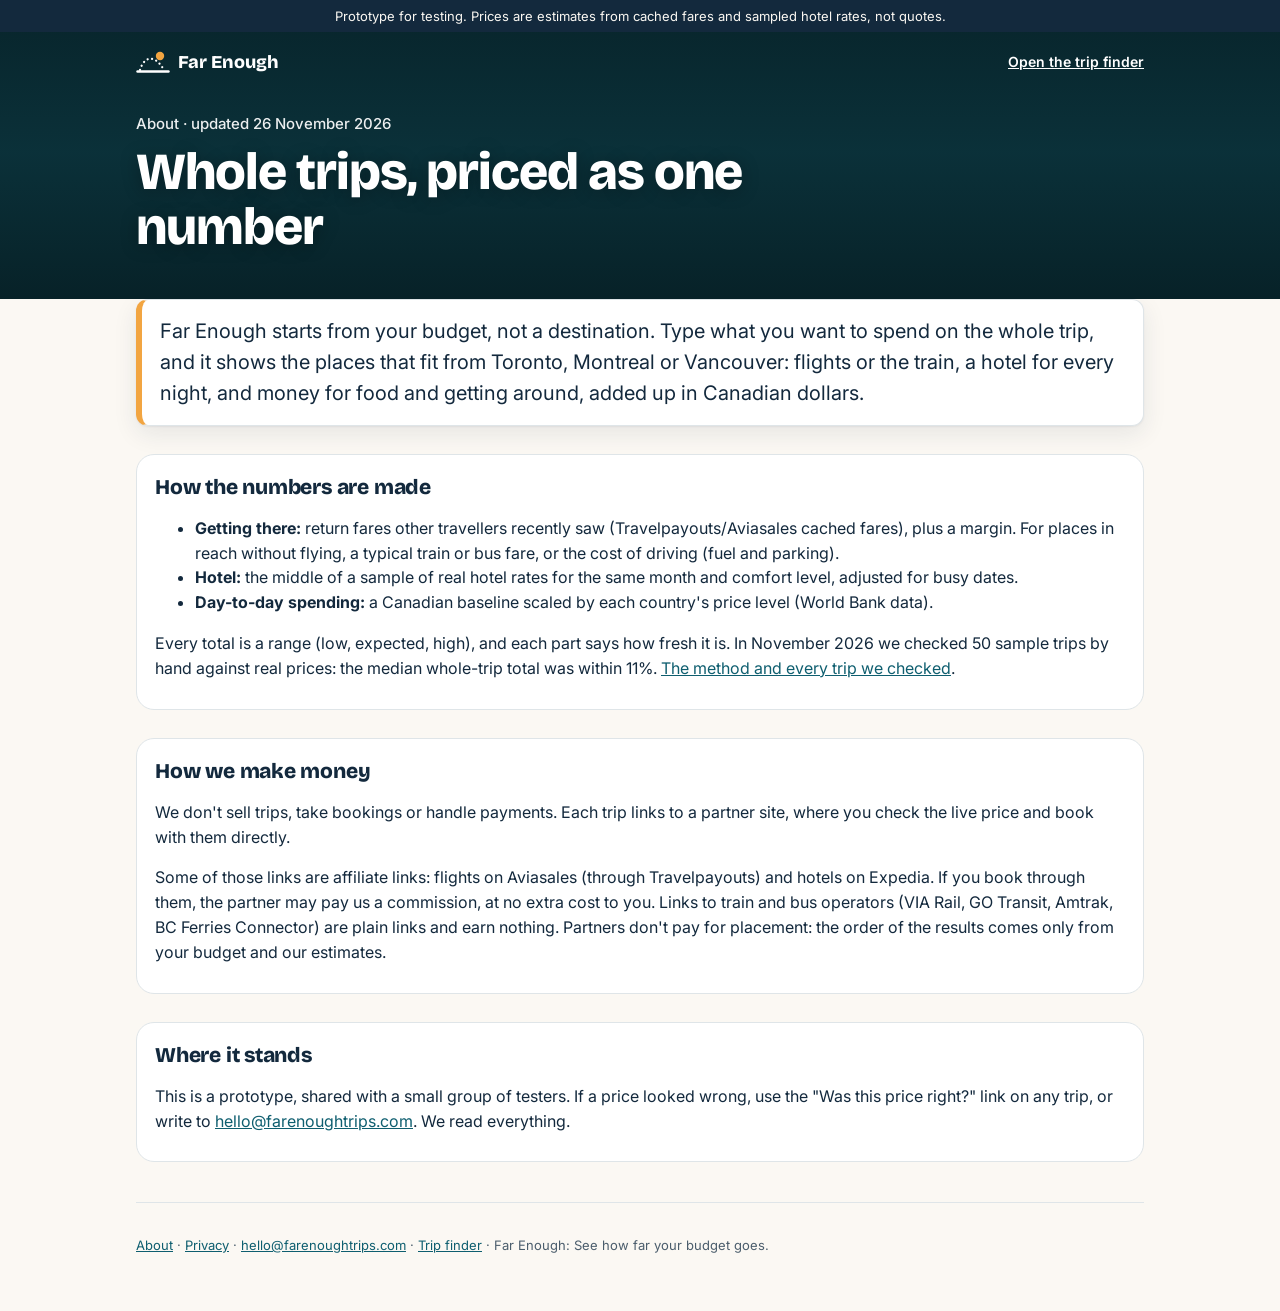
<file: site/about/index.html>
<!doctype html>
<html lang="en-CA">
<head>
<meta charset="utf-8">
<meta name="viewport" content="width=device-width, initial-scale=1">
<meta name="robots" content="noindex, follow">
<meta name="description" content="What Far Enough is, how the whole-trip estimates are made, and how the site makes money.">
<meta name="color-scheme" content="light dark">
<title>About Far Enough</title>
<link rel="canonical" href="https://farenoughtrips.com/about/">
<link rel="preconnect" href="https://fonts.googleapis.com">
<link rel="preconnect" href="https://fonts.gstatic.com" crossorigin>
<link rel="stylesheet" href="https://fonts.googleapis.com/css2?family=Bricolage+Grotesque:opsz,wght@12..96,600..800&family=Inter:wght@400..700&display=swap">
<link rel="stylesheet" href="../pages.css">
</head>
<body>
<!-- Static page, edited by hand (not generated by `tripfinder pages`). -->
<div class="proto" role="note">Prototype for testing. Prices are estimates from cached fares and sampled hotel rates, not quotes.</div>
<header class="hero">
  <div class="wrap">
    <div class="topbar">
      <a class="logo" href="../" aria-label="Far Enough home">
        <svg width="34" height="28" viewBox="0 0 34 28" aria-hidden="true"><circle cx="24" cy="8" r="4.2" fill="#F2A541"/><path d="M4 22C8 8 19 6 28 22" stroke="#fff" stroke-width="2.2" stroke-dasharray="0.1 4.4" stroke-linecap="round" fill="none"/><path d="M1.5 23.5h31" stroke="#fff" stroke-width="2.4" stroke-linecap="round"/></svg>
        <span class="brand-name">Far Enough</span>
      </a>
      <a class="toplink" href="../">Open the trip finder</a>
    </div>
    <div class="hero-copy">
      <p class="eyebrow">About · updated 26 November 2026</p>
      <h1>Whole trips, priced as one number</h1>
    </div>
  </div>
</header>
<main class="wrap">
  <p class="answer">Far Enough starts from your budget, not a destination. Type what you want to spend on the whole trip, and it shows the places that fit from Toronto, Montreal or Vancouver: flights or the train, a hotel for every night, and money for food and getting around, added up in Canadian dollars.</p>
  <section class="box">
    <h2>How the numbers are made</h2>
    <ul>
      <li><b>Getting there:</b> return fares other travellers recently saw (Travelpayouts/Aviasales cached fares), plus a margin. For places in reach without flying, a typical train or bus fare, or the cost of driving (fuel and parking).</li>
      <li><b>Hotel:</b> the middle of a sample of real hotel rates for the same month and comfort level, adjusted for busy dates.</li>
      <li><b>Day-to-day spending:</b> a Canadian baseline scaled by each country's price level (World Bank data).</li>
    </ul>
    <p>Every total is a range (low, expected, high), and each part says how fresh it is. In November 2026 we checked 50 sample trips by hand against real prices: the median whole-trip total was within 11%. <a href="../from-toronto/how-we-estimate/">The method and every trip we checked</a>.</p>
  </section>
  <section class="box">
    <h2>How we make money</h2>
    <p>We don't sell trips, take bookings or handle payments. Each trip links to a partner site, where you check the live price and book with them directly.</p>
    <p>Some of those links are affiliate links: flights on Aviasales (through Travelpayouts) and hotels on Expedia. If you book through them, the partner may pay us a commission, at no extra cost to you. Links to train and bus operators (VIA Rail, GO Transit, Amtrak, BC Ferries Connector) are plain links and earn nothing. Partners don't pay for placement: the order of the results comes only from your budget and our estimates.</p>
  </section>
  <section class="box">
    <h2>Where it stands</h2>
    <p>This is a prototype, shared with a small group of testers. If a price looked wrong, use the "Was this price right?" link on any trip, or write to <a href="mailto:hello@farenoughtrips.com">hello@farenoughtrips.com</a>. We read everything.</p>
  </section>
  <footer>
    <p><a href="../about/">About</a> · <a href="../privacy/">Privacy</a> · <a href="mailto:hello@farenoughtrips.com">hello@farenoughtrips.com</a> · <a href="../">Trip finder</a> · Far Enough: See how far your budget goes.</p>
  </footer>
</main>
</body>
</html>
</file>
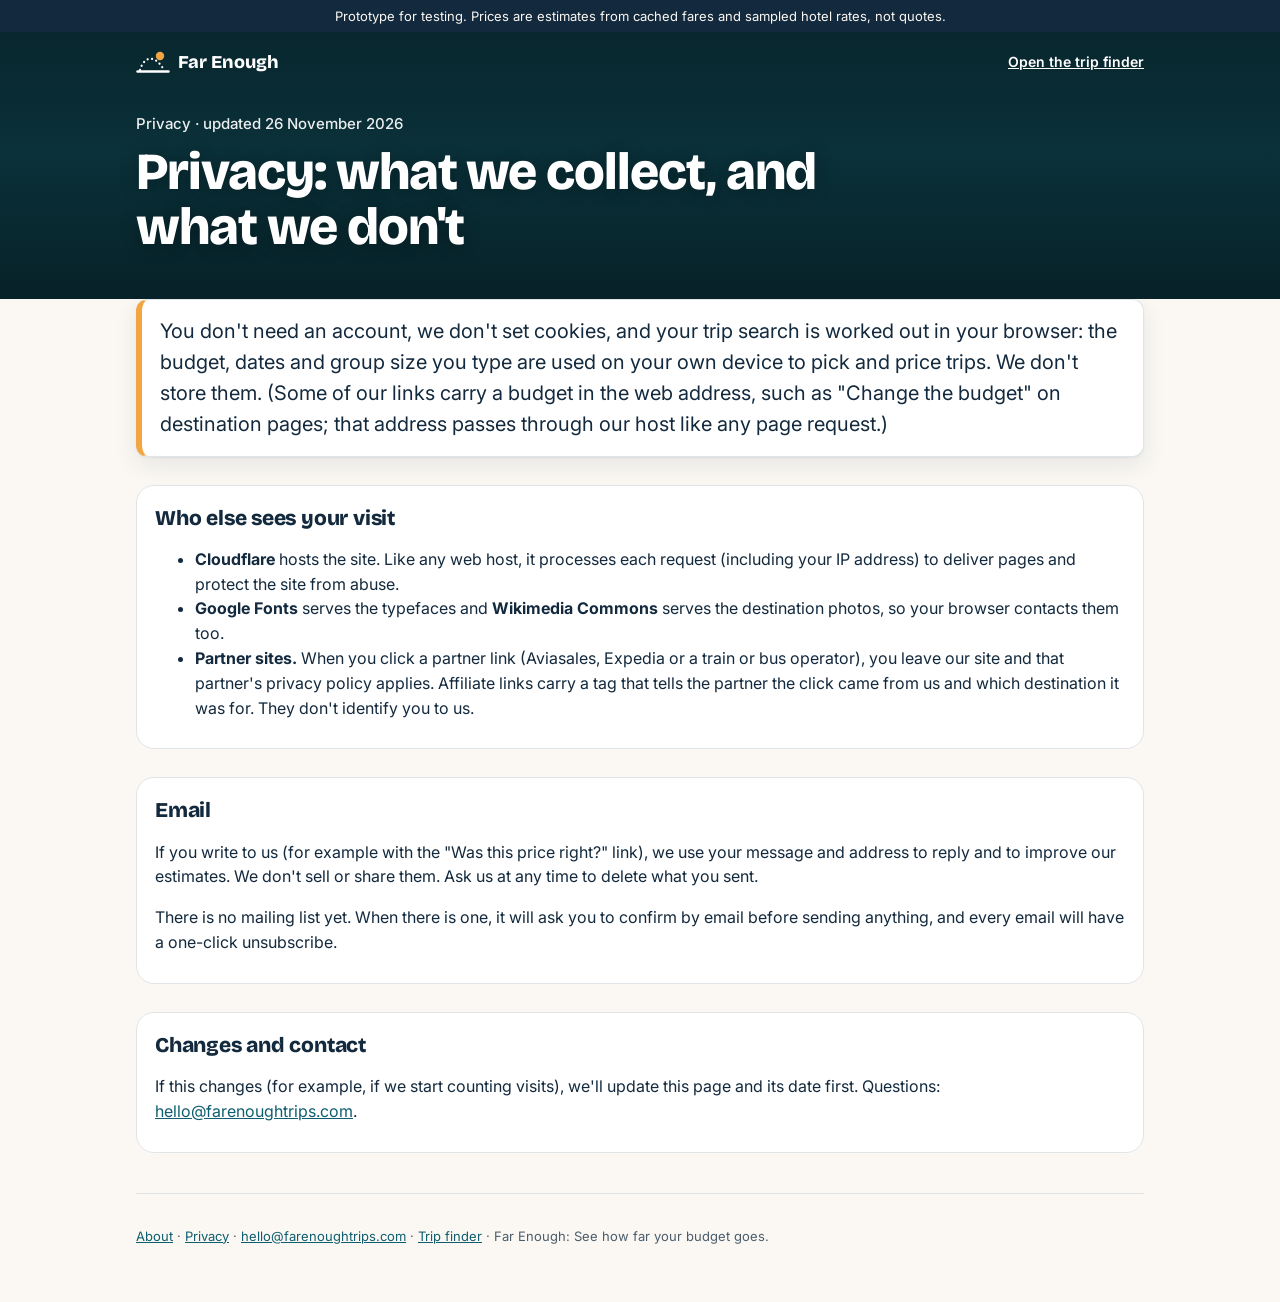
<file: site/privacy/index.html>
<!doctype html>
<html lang="en-CA">
<head>
<meta charset="utf-8">
<meta name="viewport" content="width=device-width, initial-scale=1">
<meta name="robots" content="noindex, follow">
<meta name="description" content="What Far Enough collects (very little), who else sees your visit, and how to reach us.">
<meta name="color-scheme" content="light dark">
<title>Privacy at Far Enough</title>
<link rel="canonical" href="https://farenoughtrips.com/privacy/">
<link rel="preconnect" href="https://fonts.googleapis.com">
<link rel="preconnect" href="https://fonts.gstatic.com" crossorigin>
<link rel="stylesheet" href="https://fonts.googleapis.com/css2?family=Bricolage+Grotesque:opsz,wght@12..96,600..800&family=Inter:wght@400..700&display=swap">
<link rel="stylesheet" href="../pages.css">
</head>
<body>
<!-- Static page, edited by hand (not generated by `tripfinder pages`). -->
<div class="proto" role="note">Prototype for testing. Prices are estimates from cached fares and sampled hotel rates, not quotes.</div>
<header class="hero">
  <div class="wrap">
    <div class="topbar">
      <a class="logo" href="../" aria-label="Far Enough home">
        <svg width="34" height="28" viewBox="0 0 34 28" aria-hidden="true"><circle cx="24" cy="8" r="4.2" fill="#F2A541"/><path d="M4 22C8 8 19 6 28 22" stroke="#fff" stroke-width="2.2" stroke-dasharray="0.1 4.4" stroke-linecap="round" fill="none"/><path d="M1.5 23.5h31" stroke="#fff" stroke-width="2.4" stroke-linecap="round"/></svg>
        <span class="brand-name">Far Enough</span>
      </a>
      <a class="toplink" href="../">Open the trip finder</a>
    </div>
    <div class="hero-copy">
      <p class="eyebrow">Privacy · updated 26 November 2026</p>
      <h1>Privacy: what we collect, and what we don't</h1>
    </div>
  </div>
</header>
<main class="wrap">
  <p class="answer">You don't need an account, we don't set cookies, and your trip search is worked out in your browser: the budget, dates and group size you type are used on your own device to pick and price trips. We don't store them. (Some of our links carry a budget in the web address, such as "Change the budget" on destination pages; that address passes through our host like any page request.)</p>
  <section class="box">
    <h2>Who else sees your visit</h2>
    <ul>
      <li><b>Cloudflare</b> hosts the site. Like any web host, it processes each request (including your IP address) to deliver pages and protect the site from abuse.</li>
      <li><b>Google Fonts</b> serves the typefaces and <b>Wikimedia Commons</b> serves the destination photos, so your browser contacts them too.</li>
      <li><b>Partner sites.</b> When you click a partner link (Aviasales, Expedia or a train or bus operator), you leave our site and that partner's privacy policy applies. Affiliate links carry a tag that tells the partner the click came from us and which destination it was for. They don't identify you to us.</li>
    </ul>
  </section>
  <section class="box">
    <h2>Email</h2>
    <p>If you write to us (for example with the "Was this price right?" link), we use your message and address to reply and to improve our estimates. We don't sell or share them. Ask us at any time to delete what you sent.</p>
    <p>There is no mailing list yet. When there is one, it will ask you to confirm by email before sending anything, and every email will have a one-click unsubscribe.</p>
  </section>
  <section class="box">
    <h2>Changes and contact</h2>
    <p>If this changes (for example, if we start counting visits), we'll update this page and its date first. Questions: <a href="mailto:hello@farenoughtrips.com">hello@farenoughtrips.com</a>.</p>
  </section>
  <footer>
    <p><a href="../about/">About</a> · <a href="../privacy/">Privacy</a> · <a href="mailto:hello@farenoughtrips.com">hello@farenoughtrips.com</a> · <a href="../">Trip finder</a> · Far Enough: See how far your budget goes.</p>
  </footer>
</main>
</body>
</html>
</file>
<file: site/pages.css>
/* Styles for the generated destination and month pages (site/from-toronto/**).
   Brand tokens mirror site/index.html: change both together when rebranding. */
:root {
  --lake: #0E5E6F; --sun: #F2A541; --sun-deep: #B45309; --paper: #FBF8F3; --mist: #E6F0F2; --night: #13293D;
  --brand: var(--lake); --brand-strong: #0a4855; --on-brand: #ffffff;
  --cta: var(--sun); --cta-hover: #e8952a; --on-cta: var(--night);
  --font-display: "Bricolage Grotesque", system-ui, sans-serif;
  --font-body: "Inter", system-ui, -apple-system, "Segoe UI", sans-serif;
  --bg: var(--paper); --surface: #ffffff; --surface-2: var(--mist); --ink: var(--night); --muted: #4b5d6c; --line: #dfe5e8;
  --fit-bg: var(--sun); --fit-ink: var(--night); --stretch-bg: #fbe3c6; --stretch-ink: #8a3f06;
  --warn-bg: #fff4dc; --warn-ink: #6b4700; --info-bg: #e8f1f8; --info-ink: #1d4466;
  --shadow: 0 1px 2px rgb(19 41 61 / 6%), 0 8px 24px rgb(19 41 61 / 9%);
  --radius: 18px;
}
@media (prefers-color-scheme: dark) {
  :root {
    --brand: #6cc3d3; --brand-strong: #9ad8e3; --on-brand: var(--night); --cta-hover: #f6b964;
    --bg: var(--night); --surface: #1a3349; --surface-2: #233f58; --ink: #f1efe9; --muted: #b3c2cf; --line: #2e4b65;
    --stretch-bg: #4a3214; --stretch-ink: #f8cf98;
    --warn-bg: #3a2f17; --warn-ink: #f2d38c; --info-bg: #1d3a55; --info-ink: #bcd6ee;
    --shadow: 0 1px 2px rgb(0 0 0 / 40%), 0 8px 24px rgb(0 0 0 / 30%);
  }
}

* { box-sizing: border-box; }
html { -webkit-text-size-adjust: 100%; }
body { margin: 0; background: var(--bg); color: var(--ink); font: 16px/1.55 var(--font-body); }
a { color: var(--brand); }
:focus-visible { outline: 3px solid var(--sun); outline-offset: 2px; border-radius: 6px; }
.wrap { max-width: 1040px; margin: 0 auto; padding: 0 16px; }
h2 { font: 800 clamp(22px, 3.2vw, 28px)/1.2 var(--font-display); letter-spacing: -0.01em; margin: 36px 0 10px; }
h3 { font: 700 18px/1.3 var(--font-display); margin: 18px 0 6px; }

.proto { background: var(--ink); color: var(--bg); font-size: 13px; text-align: center; padding: 6px 16px; }

.hero { position: relative; color: #fff; isolation: isolate; overflow: hidden; background: #0d3b45; }
.hero img { position: absolute; inset: 0; width: 100%; height: 100%; object-fit: cover; z-index: -2; }
.hero::after { content: ""; position: absolute; inset: 0; z-index: -1;
  background: linear-gradient(180deg, rgb(5 25 30 / 60%) 0%, rgb(5 25 30 / 30%) 45%, rgb(5 25 30 / 75%) 100%); }
.topbar { display: flex; align-items: center; justify-content: space-between; gap: 12px; padding-top: 16px; }
.logo { font: 800 18px/1 var(--font-display); color: #fff; text-decoration: none; display: flex; gap: 8px; align-items: center; }
.toplink { color: #fff; font-weight: 600; font-size: 14px; }
.hero-copy { padding: 36px 0 44px; max-width: 760px; }
.hero.has-photo .hero-copy { padding: 72px 0 64px; }
.eyebrow { font-weight: 500; font-size: 15px; opacity: .92; margin: 0 0 10px; }
h1 { font: 800 clamp(30px, 6vw, 52px)/1.05 var(--font-display); letter-spacing: -0.02em; margin: 0; text-shadow: 0 2px 18px rgb(0 0 0 / 30%); }
.hero-credit { position: absolute; right: 16px; left: 16px; bottom: 6px; margin: 0; text-align: right; font-size: 11px; color: rgb(255 255 255 / 85%); }
.hero-credit a { color: inherit; }

.crumbs { font-size: 14px; color: var(--muted); margin: 16px 0; }
.disclosure { background: var(--surface-2); border-radius: 12px; padding: 10px 14px; font-size: 14px; margin: 0 0 18px; }
.answer { font-size: clamp(17px, 2.3vw, 20px); background: var(--surface); border: 1px solid var(--line); border-left: 6px solid var(--sun);
          border-radius: 12px; padding: 16px 18px; box-shadow: var(--shadow); margin: 0 0 8px; }

.scroll { overflow-x: auto; -webkit-overflow-scrolling: touch; margin: 8px 0; }
table { border-collapse: collapse; width: 100%; background: var(--surface); border-radius: 12px; overflow: hidden; font-size: 15px;
        font-variant-numeric: tabular-nums; border: 1px solid var(--line); }
th, td { padding: 9px 12px; text-align: left; border-bottom: 1px solid var(--line); vertical-align: top; }
thead th { font-size: 13px; color: var(--muted); font-weight: 600; background: var(--surface-2); }
caption { caption-side: bottom; text-align: left; font-size: 13px; color: var(--muted); padding: 6px 2px; }
.costs td { white-space: nowrap; }
.costs .lo { color: var(--muted); font-size: 13px; }
.costs .tot th, .costs .tot td { font-size: 16px; background: var(--surface-2); }
.method { font-size: 14px; color: var(--muted); padding-left: 18px; }

.box { background: var(--surface); border: 1px solid var(--line); border-radius: var(--radius); padding: 4px 18px 12px; margin: 28px 0; }
.box h2 { font-size: 21px; margin-top: 16px; }
.two { display: grid; gap: 0 24px; grid-template-columns: 1fr; }
@media (min-width: 700px) { .two { grid-template-columns: 1fr 1fr; } }
.signup { border-style: dashed; }

.note { border-radius: 10px; padding: 9px 12px; font-size: 14px; margin: 8px 0; }
.note.adv { background: var(--warn-bg); color: var(--warn-ink); }
.note.kbyg { background: var(--info-bg); color: var(--info-ink); }
.note a { color: inherit; font-weight: 600; }

.tag { display: inline-block; font: 700 12px/1 var(--font-body); padding: 4px 8px; border-radius: 999px; vertical-align: middle; }
.tag.within { background: var(--fit-bg); color: var(--fit-ink); }
.tag.stretch { background: var(--stretch-bg); color: var(--stretch-ink); }

.ctas { display: flex; flex-wrap: wrap; gap: 8px; margin: 14px 0 4px; }
.btn { display: inline-flex; align-items: center; justify-content: center; text-align: center; text-decoration: none;
       font: 700 15px/1.2 var(--font-display); border-radius: 12px; padding: 12px 14px; min-height: 46px; }
.btn.primary { background: var(--cta); color: var(--on-cta); }
.btn.primary:hover { background: var(--cta-hover); }
.btn.secondary { border: 2px solid var(--brand); color: var(--brand); }
.btn.wide { width: 100%; margin: 20px 0 0; }
.lnk { font-weight: 600; white-space: nowrap; }
.fine { font-size: 12.5px; color: var(--muted); margin: 4px 0; }

.grid { display: grid; gap: 16px; grid-template-columns: 1fr; }
@media (min-width: 700px) { .grid { grid-template-columns: repeat(2, minmax(0, 1fr)); } }
@media (min-width: 1000px) { .grid { grid-template-columns: repeat(3, minmax(0, 1fr)); } }
.card { background: var(--surface); border: 1px solid var(--line); border-radius: var(--radius); overflow: hidden; box-shadow: var(--shadow);
        display: flex; flex-direction: column; }
.card .photo { position: relative; aspect-ratio: 16 / 9; margin: 0; background: linear-gradient(135deg, #1f6f78, #f4a03a); }
.card .photo img { width: 100%; height: 100%; object-fit: cover; display: block; }
.card .credit { position: absolute; right: 8px; bottom: 4px; left: 8px; text-align: right; font-size: 10.5px; color: #fff;
                text-shadow: 0 1px 4px rgb(0 0 0 / 70%); white-space: nowrap; overflow: hidden; text-overflow: ellipsis; }
.card .credit a { color: inherit; }
.card .body { padding: 14px 16px 16px; }
.card h3 { margin: 0 0 2px; font-size: 21px; }
.card h3 a { color: var(--ink); text-decoration: none; }
.card .when { margin: 0; color: var(--muted); font-size: 14px; }
.card .big { font: 800 30px/1.1 var(--font-display); margin: 10px 0 0; }
.rows { list-style: none; padding: 0; margin: 10px 0 0; font-size: 14px; }
.rows li { display: flex; justify-content: space-between; border-top: 1px solid var(--line); padding: 5px 0; }

.tiles { display: grid; gap: 14px; grid-template-columns: repeat(auto-fill, minmax(220px, 1fr)); }
.tile { position: relative; display: block; border-radius: 14px; overflow: hidden; aspect-ratio: 4 / 3; background: linear-gradient(135deg, #1f6f78, #f4a03a);
        color: #fff; text-decoration: none; }
.tile img { width: 100%; height: 100%; object-fit: cover; display: block; }
.tile span { position: absolute; inset: auto 0 0 0; padding: 30px 12px 10px; font-size: 14px;
             background: linear-gradient(180deg, transparent, rgb(0 0 0 / 75%)); }
.tile b { display: block; font: 800 20px/1.1 var(--font-display); }

footer { color: var(--muted); font-size: 13px; padding: 32px 0 48px; border-top: 1px solid var(--line); margin-top: 40px; }
footer p { margin: 0 0 8px; max-width: 760px; }
footer strong { color: var(--ink); }
</file>
